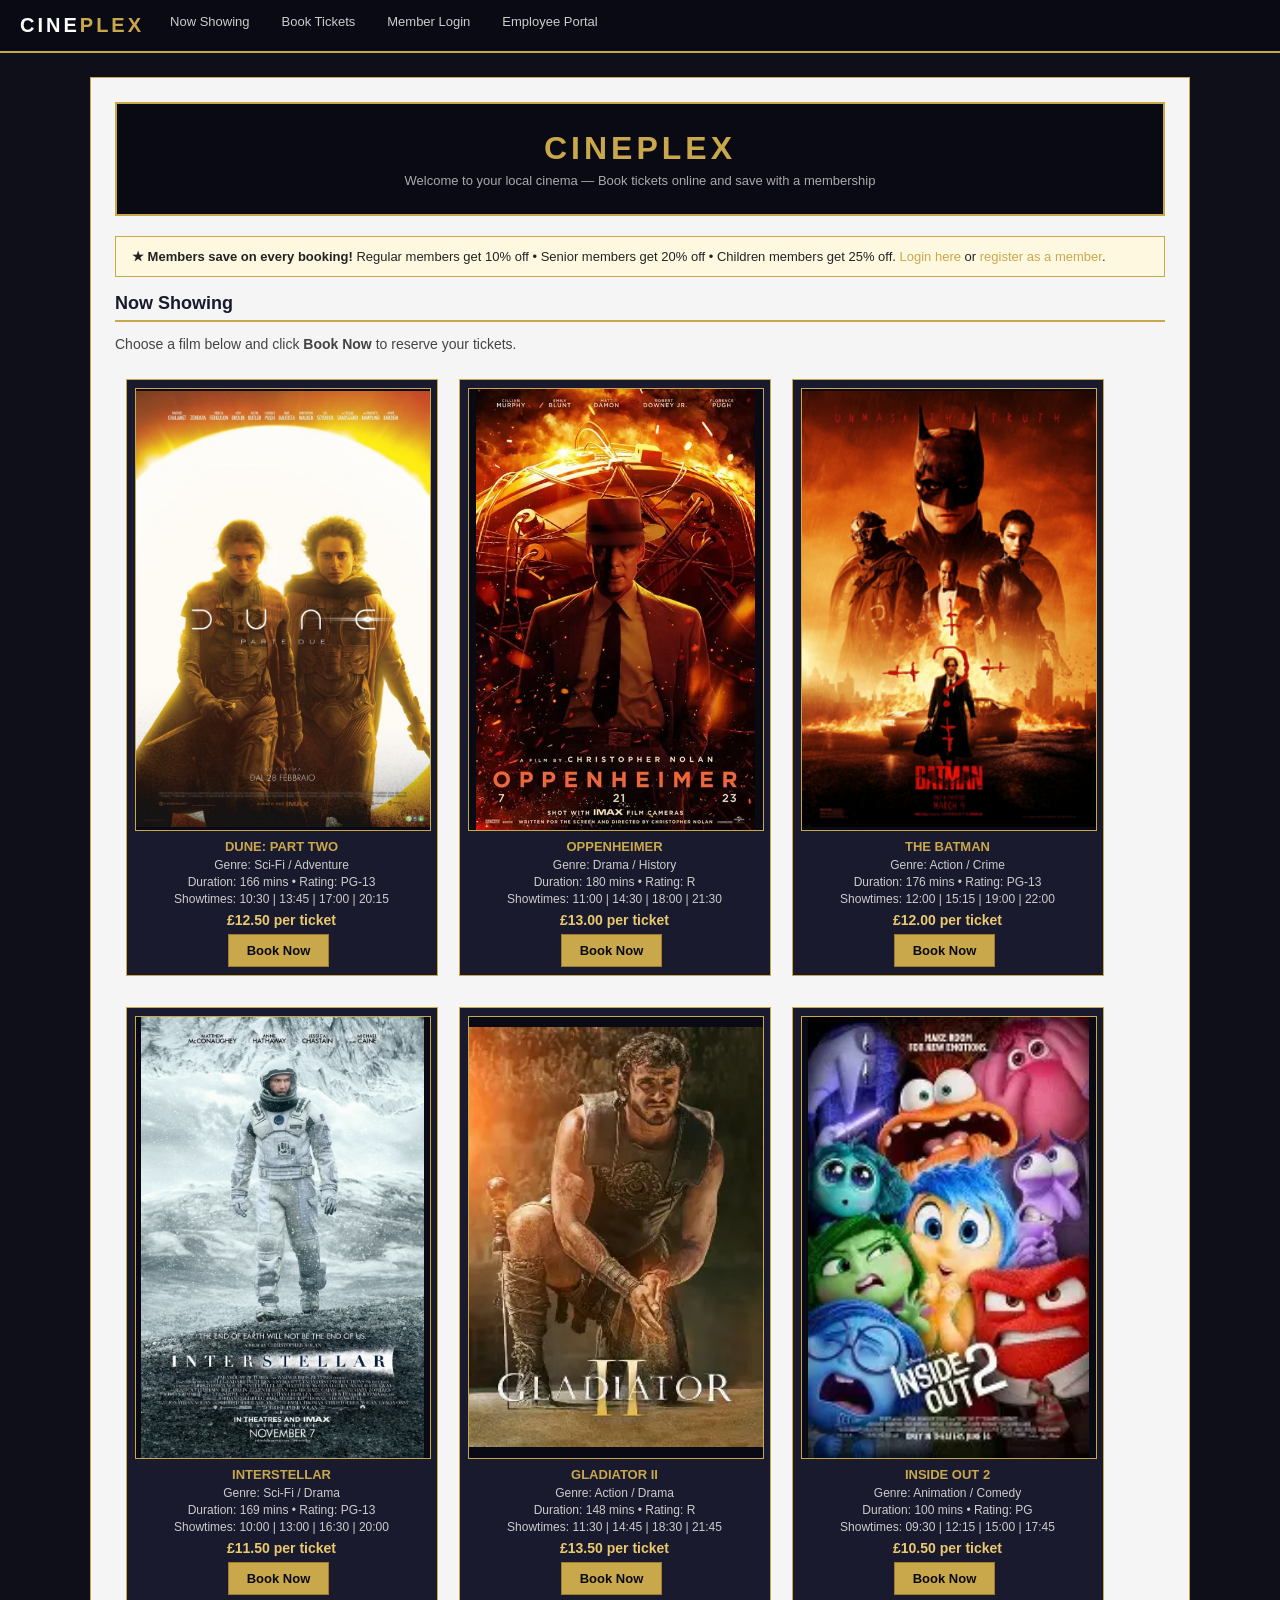
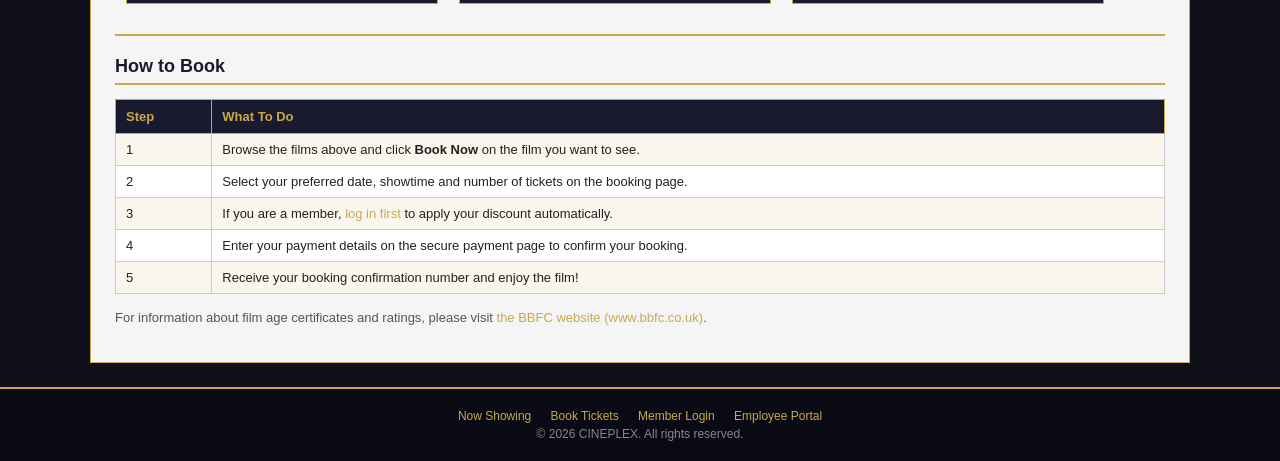
<file: index.html>
<!DOCTYPE html>
<html>
<head>
    <meta charset="UTF-8">
    <title>CINEPLEX - Now Showing</title>
    <link rel="stylesheet" href="style.css">
</head>
<body>

    <!-- Navigation Bar -->
    <div class="navbar">
        <div class="navbar-logo">CINE<span>PLEX</span></div>
        <a href="index.html">Now Showing</a>
        <a href="booking.html">Book Tickets</a>
        <a href="login.html">Member Login</a>
        <a href="employee.html">Employee Portal</a>
        <div class="clearfix"></div>
    </div>

    <!-- Page Wrapper -->
    <div class="page-wrapper">

        <!-- Header Banner -->
        <div class="page-header">
            <h1>CINEPLEX</h1>
            <p>Welcome to your local cinema &mdash; Book tickets online and save with a membership</p>
        </div>

        <!-- Member discount notice -->
        <div class="info-box">
            <strong>&#9733; Members save on every booking!</strong>
            Regular members get 10% off &bull; Senior members get 20% off &bull; Children members get 25% off.
            <a href="login.html">Login here</a> or <a href="login.html">register as a member</a>.
        </div>

        <!-- Now Showing -->
        <h2>Now Showing</h2>
        <p style="color: #444444; margin-bottom: 16px;">Choose a film below and click <strong>Book Now</strong> to reserve your tickets.</p>

        <!-- Row 1 of Movie Cards -->
        <div class="movie-container">

            <div class="movie-card">
                <img src="dune.jpg" alt="Dune Part Two movie poster">
                <h3>DUNE: PART TWO</h3>
                <p>Genre: Sci-Fi / Adventure</p>
                <p>Duration: 166 mins &bull; Rating: PG-13</p>
                <p>Showtimes: 10:30 | 13:45 | 17:00 | 20:15</p>
                <p class="price">&pound;12.50 per ticket</p>
                <a href="booking.html"><input type="button" class="btn-gold" value="Book Now"></a>
            </div>

            <div class="movie-card">
                <img src="oppenheimer.jpg" alt="Oppenheimer movie poster">
                <h3>OPPENHEIMER</h3>
                <p>Genre: Drama / History</p>
                <p>Duration: 180 mins &bull; Rating: R</p>
                <p>Showtimes: 11:00 | 14:30 | 18:00 | 21:30</p>
                <p class="price">&pound;13.00 per ticket</p>
                <a href="booking.html"><input type="button" class="btn-gold" value="Book Now"></a>
            </div>

            <div class="movie-card">
                <img src="batman.jpg" alt="The Batman movie poster">
                <h3>THE BATMAN</h3>
                <p>Genre: Action / Crime</p>
                <p>Duration: 176 mins &bull; Rating: PG-13</p>
                <p>Showtimes: 12:00 | 15:15 | 19:00 | 22:00</p>
                <p class="price">&pound;12.00 per ticket</p>
                <a href="booking.html"><input type="button" class="btn-gold" value="Book Now"></a>
            </div>

        </div>
        <div class="clearfix"></div>

        <!-- Row 2 of Movie Cards -->
        <div class="movie-container">

            <div class="movie-card">
                <img src="interstellar.jpg" alt="Interstellar movie poster">
                <h3>INTERSTELLAR</h3>
                <p>Genre: Sci-Fi / Drama</p>
                <p>Duration: 169 mins &bull; Rating: PG-13</p>
                <p>Showtimes: 10:00 | 13:00 | 16:30 | 20:00</p>
                <p class="price">&pound;11.50 per ticket</p>
                <a href="booking.html"><input type="button" class="btn-gold" value="Book Now"></a>
            </div>

            <div class="movie-card">
                <img src="gladiator.jpg" alt="Gladiator II movie poster">
                <h3>GLADIATOR II</h3>
                <p>Genre: Action / Drama</p>
                <p>Duration: 148 mins &bull; Rating: R</p>
                <p>Showtimes: 11:30 | 14:45 | 18:30 | 21:45</p>
                <p class="price">&pound;13.50 per ticket</p>
                <a href="booking.html"><input type="button" class="btn-gold" value="Book Now"></a>
            </div>

            <div class="movie-card">
                <img src="insideout.jpg" alt="Inside Out 2 movie poster">
                <h3>INSIDE OUT 2</h3>
                <p>Genre: Animation / Comedy</p>
                <p>Duration: 100 mins &bull; Rating: PG</p>
                <p>Showtimes: 09:30 | 12:15 | 15:00 | 17:45</p>
                <p class="price">&pound;10.50 per ticket</p>
                <a href="booking.html"><input type="button" class="btn-gold" value="Book Now"></a>
            </div>

        </div>
        <div class="clearfix"></div>

        <hr class="section-divider">

        <!-- How to Book -->
        <h2>How to Book</h2>

        <table>
            <tr>
                <th>Step</th>
                <th>What To Do</th>
            </tr>
            <tr>
                <td>1</td>
                <td>Browse the films above and click <strong>Book Now</strong> on the film you want to see.</td>
            </tr>
            <tr>
                <td>2</td>
                <td>Select your preferred date, showtime and number of tickets on the booking page.</td>
            </tr>
            <tr>
                <td>3</td>
                <td>If you are a member, <a href="login.html">log in first</a> to apply your discount automatically.</td>
            </tr>
            <tr>
                <td>4</td>
                <td>Enter your payment details on the secure payment page to confirm your booking.</td>
            </tr>
            <tr>
                <td>5</td>
                <td>Receive your booking confirmation number and enjoy the film!</td>
            </tr>
        </table>

        <!-- External link as required by brief -->
        <p style="font-size: 13px; color: #555555;">
            For information about film age certificates and ratings, please visit
            <a href="https://www.bbfc.co.uk" target="_blank">the BBFC website (www.bbfc.co.uk)</a>.
        </p>

    </div>

    <!-- Footer -->
    <div class="footer">
        <p>
            <a href="index.html">Now Showing</a>
            <a href="booking.html">Book Tickets</a>
            <a href="login.html">Member Login</a>
            <a href="employee.html">Employee Portal</a>
        </p>
        <p>&copy; 2026 CINEPLEX. All rights reserved.</p>
    </div>

    <script src="script.js"></script>
</body>
</html>
</file>
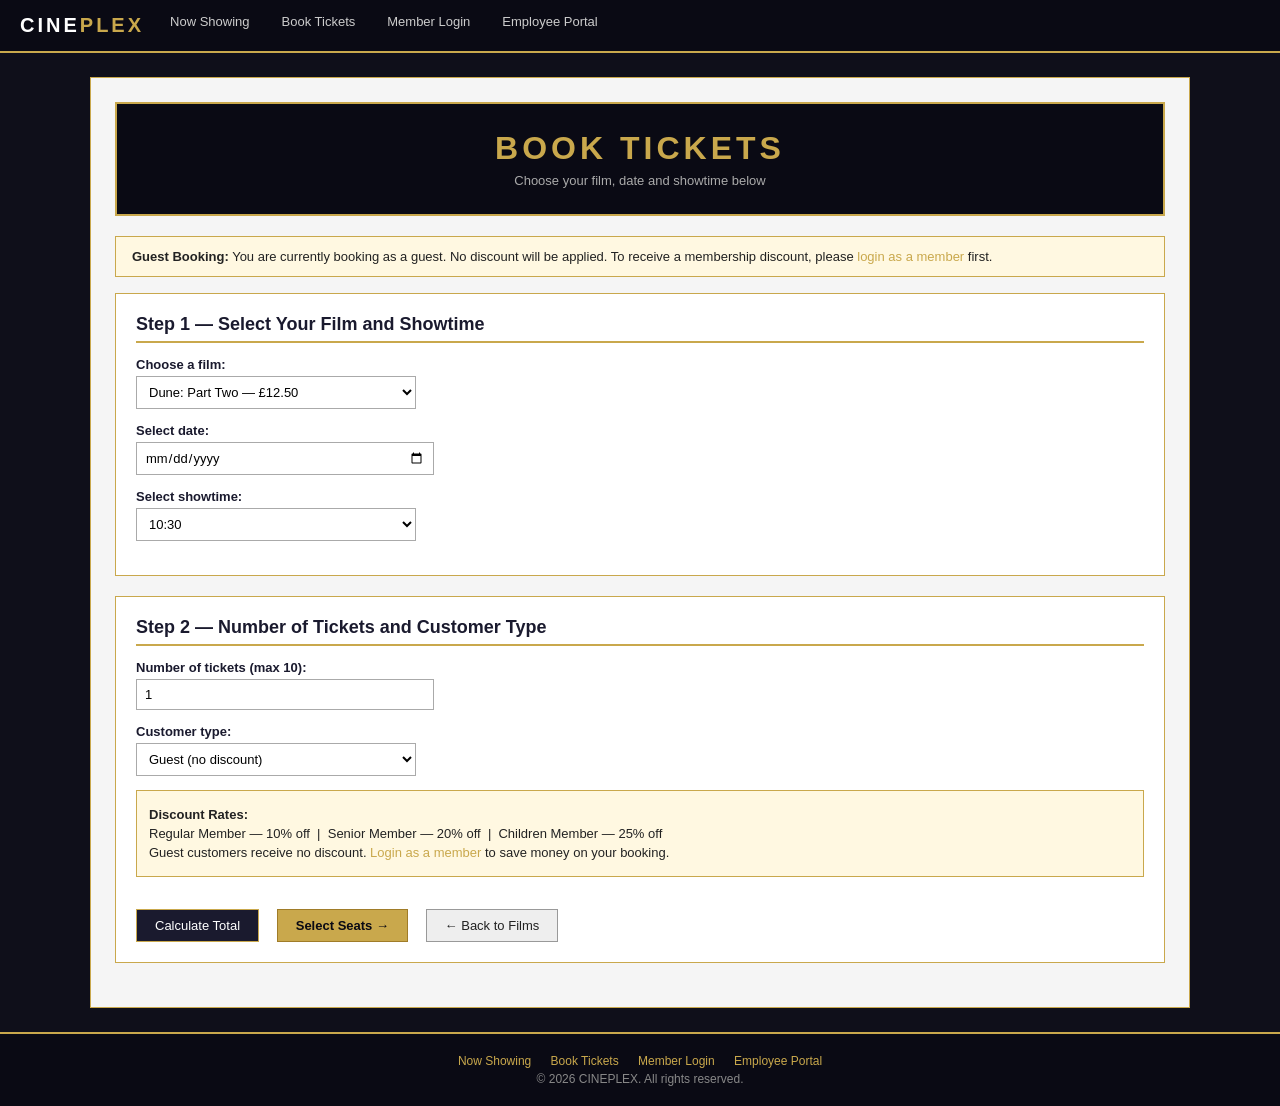
<file: booking.html>
<!DOCTYPE html>
<html>
<head>
    <meta charset="UTF-8">
    <title>CINEPLEX - Book Tickets</title>
    <link rel="stylesheet" href="style.css">
</head>
<body onload="updateShowtimes()">

    <!-- Navigation Bar -->
    <div class="navbar">
        <div class="navbar-logo">CINE<span>PLEX</span></div>
        <a href="index.html">Now Showing</a>
        <a href="booking.html">Book Tickets</a>
        <a href="login.html">Member Login</a>
        <a href="employee.html">Employee Portal</a>
        <div class="clearfix"></div>
    </div>

    <!-- Page Wrapper -->
    <div class="page-wrapper">

        <!-- Header Banner -->
        <div class="page-header">
            <h1>BOOK TICKETS</h1>
            <p>Choose your film, date and showtime below</p>
        </div>

        <!-- Guest notice -->
        <div class="info-box">
            <strong>Guest Booking:</strong> You are currently booking as a guest. No discount will be applied.
            To receive a membership discount, please <a href="login.html">login as a member</a> first.
        </div>

        <!-- Step 1: Film and Showtime -->
        <div class="form-section">
            <h2>Step 1 &mdash; Select Your Film and Showtime</h2>

            <div class="form-group">
                <label for="movieSelect">Choose a film:</label>
                <select id="movieSelect" onchange="updateShowtimes()">
                    <option data-price="12.50">Dune: Part Two &mdash; &pound;12.50</option>
                    <option data-price="13.00">Oppenheimer &mdash; &pound;13.00</option>
                    <option data-price="12.00">The Batman &mdash; &pound;12.00</option>
                    <option data-price="11.50">Interstellar &mdash; &pound;11.50</option>
                    <option data-price="13.50">Gladiator II &mdash; &pound;13.50</option>
                    <option data-price="10.50">Inside Out 2 &mdash; &pound;10.50</option>
                </select>
            </div>

            <div class="form-group">
                <label for="bookingDate">Select date:</label>
                <input type="date" id="bookingDate">
            </div>

            <div class="form-group">
                <label for="showTime">Select showtime:</label>
                <select id="showTime">
                </select>
            </div>

        </div>

        <!-- Step 2: Tickets and Customer Type -->
        <div class="form-section">
            <h2>Step 2 &mdash; Number of Tickets and Customer Type</h2>

            <div class="form-group">
                <label for="numTickets">Number of tickets (max 10):</label>
                <input type="number" id="numTickets" value="1" min="1" max="10">
            </div>

            <div class="form-group">
                <label for="memberType">Customer type:</label>
                <select id="memberType">
                    <option value="guest">Guest (no discount)</option>
                    <option value="regular">Regular Member (10% off)</option>
                    <option value="senior">Senior Member (20% off)</option>
                    <option value="children">Children Member (25% off)</option>
                </select>
            </div>

            <div class="discount-box">
                <p><strong>Discount Rates:</strong></p>
                <p>Regular Member &mdash; 10% off &nbsp;|&nbsp; Senior Member &mdash; 20% off &nbsp;|&nbsp; Children Member &mdash; 25% off</p>
                <p>Guest customers receive no discount. <a href="login.html">Login as a member</a> to save money on your booking.</p>
            </div>

            <!-- Error box - hidden by default, shown by JS -->
            <div class="error-box" id="errorBox"></div>

            <!-- Result box - hidden by default, shown by JS after calculate -->
            <div class="result-box" id="resultBox"></div>

            <br>
            <input type="button" class="btn-dark" value="Calculate Total" onclick="calculateTotal()">
            &nbsp;
            <input type="button" class="btn-gold" value="Select Seats →" onclick="goToSeatSelection()">
            &nbsp;
            <a href="index.html"><input type="button" class="btn" value="&larr; Back to Films"></a>

        </div>

    </div>

    <!-- Footer -->
    <div class="footer">
        <p>
            <a href="index.html">Now Showing</a>
            <a href="booking.html">Book Tickets</a>
            <a href="login.html">Member Login</a>
            <a href="employee.html">Employee Portal</a>
        </p>
        <p>&copy; 2026 CINEPLEX. All rights reserved.</p>
    </div>

    <script src="script.js"></script>
</body>
</html>
</file>
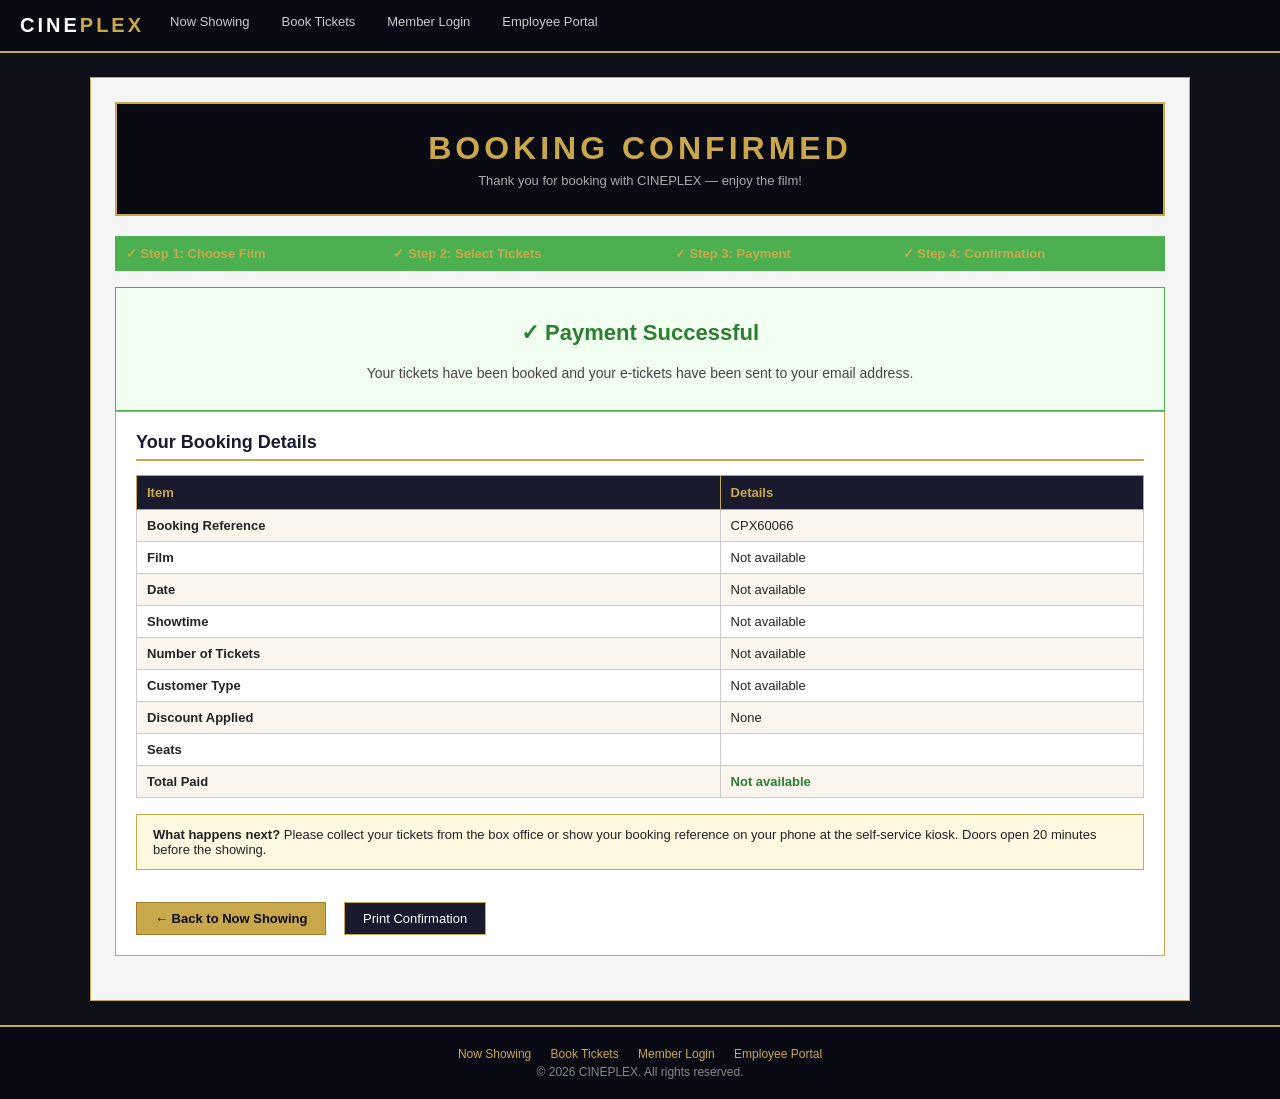
<file: confirmation.html>
<!DOCTYPE html>
<html>
<head>
    <meta charset="UTF-8">
    <title>CINEPLEX - Booking Confirmed</title>
    <link rel="stylesheet" href="style.css">
</head>
<body>

    <!-- Navigation Bar -->
    <div class="navbar">
        <div class="navbar-logo">CINE<span>PLEX</span></div>
        <a href="index.html">Now Showing</a>
        <a href="booking.html">Book Tickets</a>
        <a href="login.html">Member Login</a>
        <a href="employee.html">Employee Portal</a>
        <div class="clearfix"></div>
    </div>

    <!-- Page Wrapper -->
    <div class="page-wrapper">

        <!-- Header Banner -->
        <div class="page-header">
            <h1>BOOKING CONFIRMED</h1>
            <p>Thank you for booking with CINEPLEX &mdash; enjoy the film!</p>
        </div>

        <!-- Booking progress steps -->
        <table>
            <tr>
                <th style="background-color: #4caf50; border-color: #4caf50;">&#10003; Step 1: Choose Film</th>
                <th style="background-color: #4caf50; border-color: #4caf50;">&#10003; Step 2: Select Tickets</th>
                <th style="background-color: #4caf50; border-color: #4caf50;">&#10003; Step 3: Payment</th>
                <th style="background-color: #4caf50; border-color: #4caf50;">&#10003; Step 4: Confirmation</th>
            </tr>
        </table>

        <!-- Success message -->
        <div class="result-box" style="display: block; text-align: center; padding: 24px;">
            <p style="font-size: 22px; color: #2e7d32; font-weight: bold; margin: 0 0 6px 0;">&#10003; Payment Successful</p>
            <p style="font-size: 14px; color: #444444; margin: 0;">Your tickets have been booked and your e-tickets have been sent to your email address.</p>
        </div>

        <!-- Booking details -->
        <div class="form-section">
            <h2>Your Booking Details</h2>

            <table>
                <tr>
                    <th>Item</th>
                    <th>Details</th>
                </tr>
                <tr>
                    <td><strong>Booking Reference</strong></td>
                    <td id="bookingRef">&mdash;</td>
                </tr>
                <tr>
                    <td><strong>Film</strong></td>
                    <td id="confFilm">&mdash;</td>
                </tr>
                <tr>
                    <td><strong>Date</strong></td>
                    <td id="confDate">&mdash;</td>
                </tr>
                <tr>
                    <td><strong>Showtime</strong></td>
                    <td id="confTime">&mdash;</td>
                </tr>
                <tr>
                    <td><strong>Number of Tickets</strong></td>
                    <td id="confTickets">&mdash;</td>
                </tr>
                <tr>
                    <td><strong>Customer Type</strong></td>
                    <td id="confMember">&mdash;</td>
                </tr>
                <tr>
                    <td><strong>Discount Applied</strong></td>
                    <td id="confDiscount">&mdash;</td>
                </tr>
                <tr>
                    <td><strong id="seatLabel">Seats</strong></td>
                    <td id="confSeats">&mdash;</td>
                </tr>
                <tr>
                    <td><strong>Total Paid</strong></td>
                    <td id="confTotal" style="font-weight: bold; color: #2e7d32;">&mdash;</td>
                </tr>
            </table>

            <div class="info-box">
                <strong>What happens next?</strong> Please collect your tickets from the box office or show your booking reference on your phone at the self-service kiosk. Doors open 20 minutes before the showing.
            </div>

            <br>
            <a href="index.html"><input type="button" class="btn-gold" value="&#8592; Back to Now Showing"></a>
            &nbsp;
            <input type="button" class="btn-dark" value="Print Confirmation" onclick="window.print()">

        </div>

    </div>

    <!-- Footer -->
    <div class="footer">
        <p>
            <a href="index.html">Now Showing</a>
            <a href="booking.html">Book Tickets</a>
            <a href="login.html">Member Login</a>
            <a href="employee.html">Employee Portal</a>
        </p>
        <p>&copy; 2026 CINEPLEX. All rights reserved.</p>
    </div>

    <script>
        /* Load booking details saved by the payment page */
        var booking = JSON.parse(sessionStorage.getItem("cineplexBooking") || "{}");

        document.getElementById("bookingRef").textContent    = booking.ref      || "CPX" + Math.floor(Math.random() * 90000 + 10000);
        document.getElementById("confFilm").textContent      = booking.film     || "Not available";
        document.getElementById("confDate").textContent      = booking.date     || "Not available";
        document.getElementById("confTime").textContent      = booking.time     || "Not available";
        document.getElementById("confTickets").textContent   = booking.tickets  || "Not available";
        document.getElementById("confMember").textContent    = booking.member   || "Not available";
        document.getElementById("confDiscount").textContent  = booking.discount || "None";
        document.getElementById("confTotal").textContent     = booking.total    || "Not available";
        document.getElementById("confSeats").textContent     =(booking.seats || []).join(", ");
        // Change label to "Seat" if only one seat was booked
        var seatCount = (booking.seats || []).length
        document.getElementById("seatLabel").textContent = seatCount === 1 ? "Seat" : "Seats";


    </script>

</body>
</html>
</file>
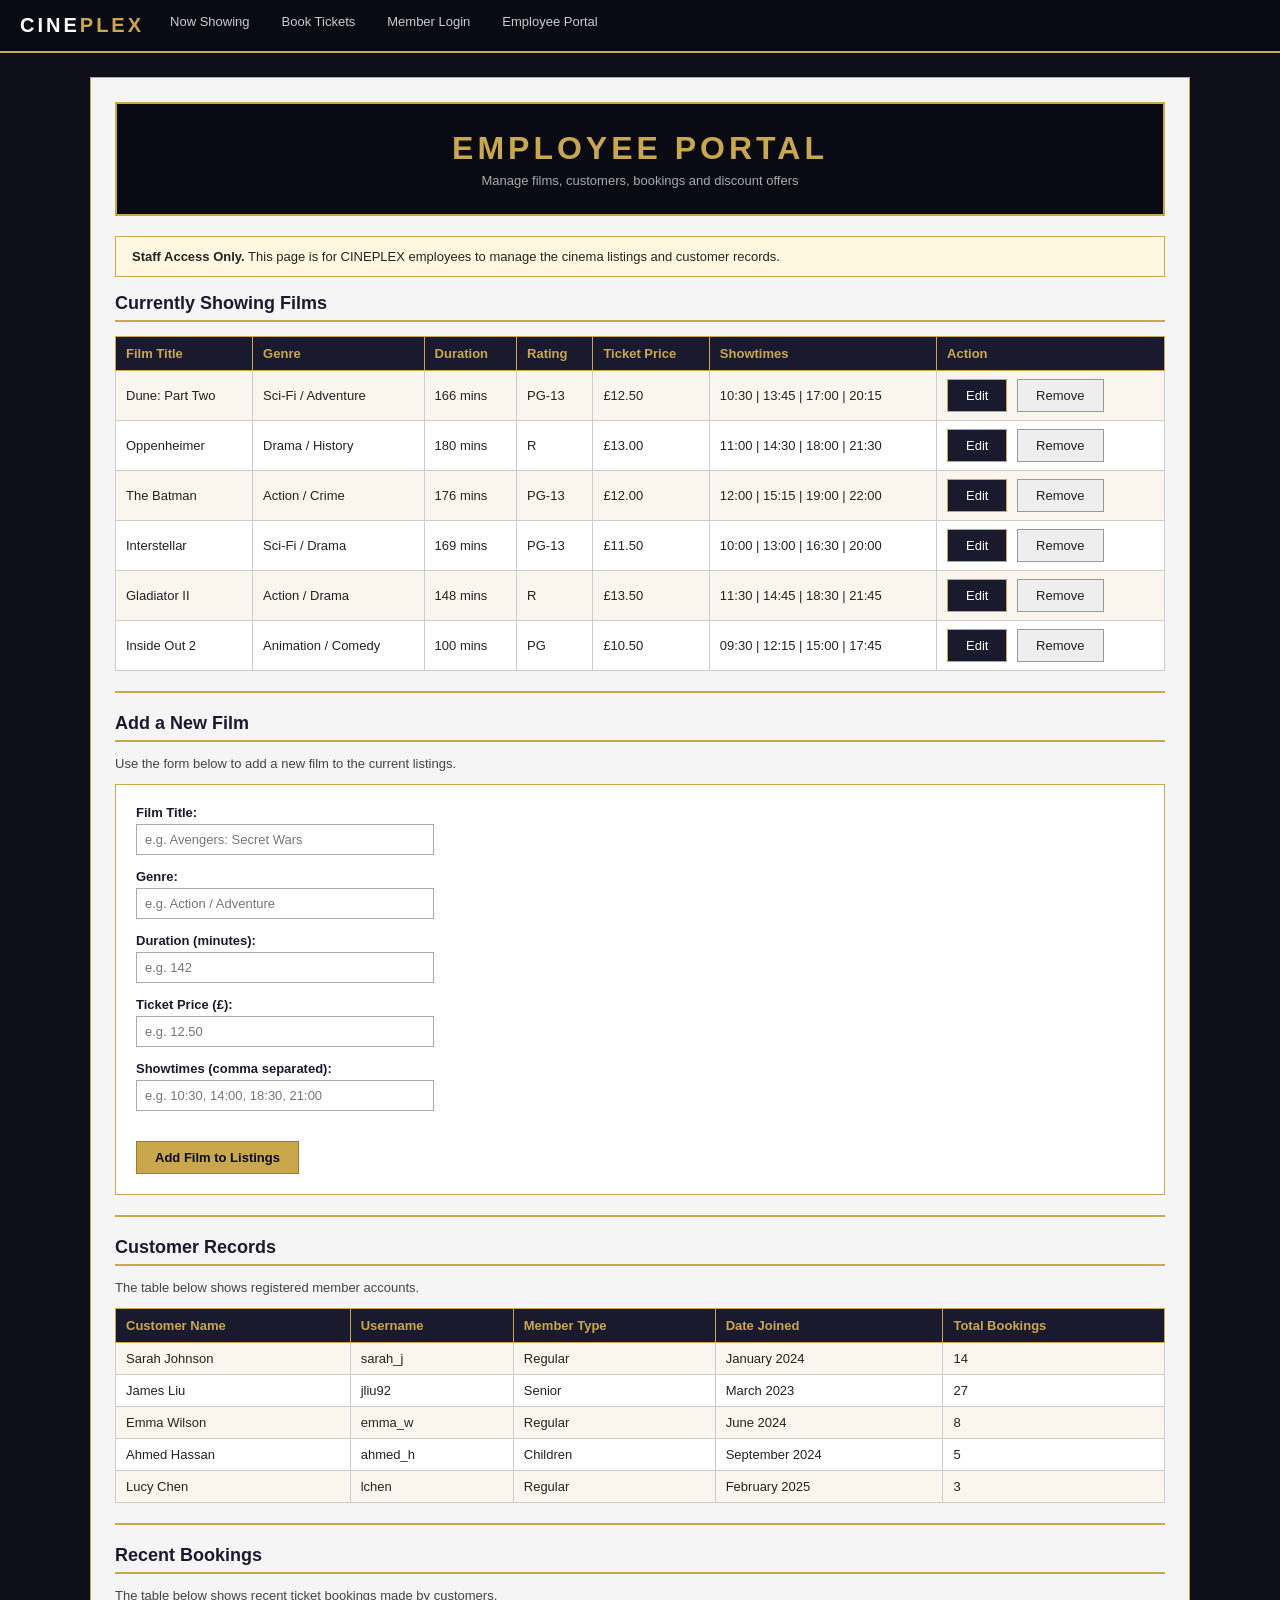
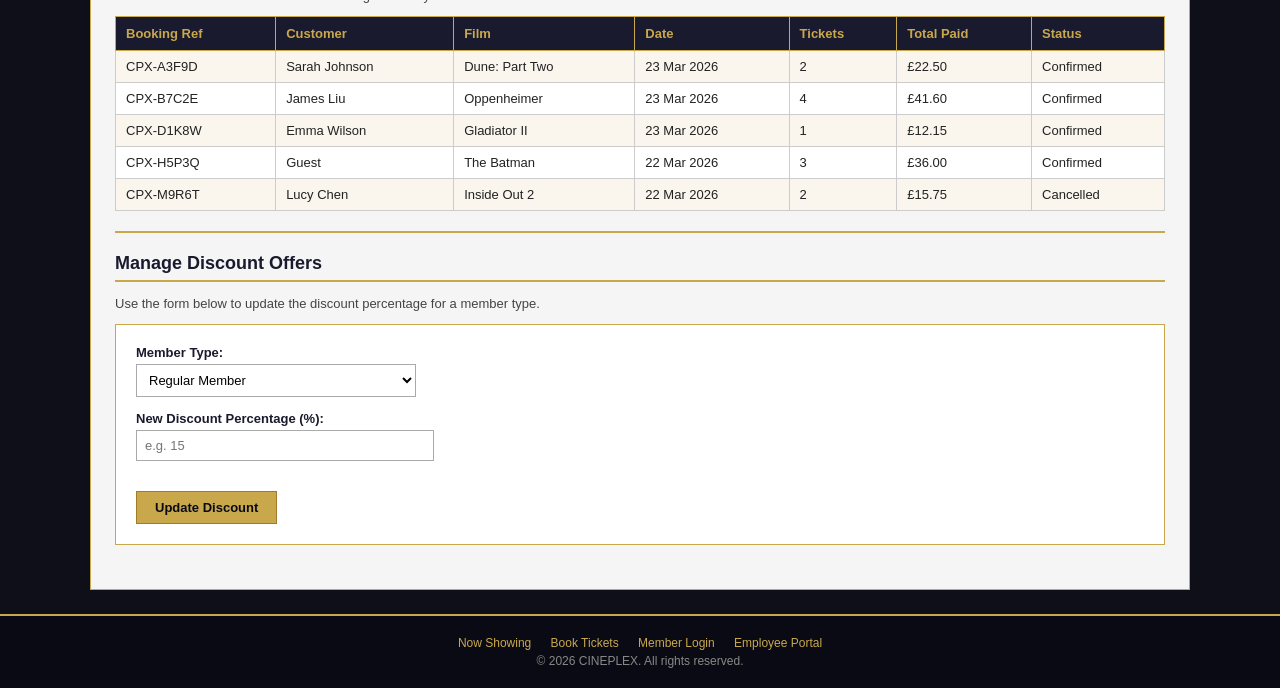
<file: employee.html>
<!DOCTYPE html>
<html>
<head>
    <meta charset="UTF-8">
    <title>CINEPLEX - Employee Portal</title>
    <link rel="stylesheet" href="style.css">
</head>
<body>

    <!-- Navigation Bar -->
    <div class="navbar">
        <div class="navbar-logo">CINE<span>PLEX</span></div>
        <a href="index.html">Now Showing</a>
        <a href="booking.html">Book Tickets</a>
        <a href="login.html">Member Login</a>
        <a href="employee.html">Employee Portal</a>
        <div class="clearfix"></div>
    </div>

    <!-- Page Wrapper -->
    <div class="page-wrapper">

        <!-- Header Banner -->
        <div class="page-header">
            <h1>EMPLOYEE PORTAL</h1>
            <p>Manage films, customers, bookings and discount offers</p>
        </div>

        <div class="info-box">
            <strong>Staff Access Only.</strong>
            This page is for CINEPLEX employees to manage the cinema listings and customer records.
        </div>

        <!-- ============================================
             SECTION 1: Currently Showing Films
             ============================================ -->
        <h2>Currently Showing Films</h2>

        <table>
            <tr>
                <th>Film Title</th>
                <th>Genre</th>
                <th>Duration</th>
                <th>Rating</th>
                <th>Ticket Price</th>
                <th>Showtimes</th>
                <th>Action</th>
            </tr>
            <tr>
                <td>Dune: Part Two</td>
                <td>Sci-Fi / Adventure</td>
                <td>166 mins</td>
                <td>PG-13</td>
                <td>&pound;12.50</td>
                <td>10:30 | 13:45 | 17:00 | 20:15</td>
                <td>
                    <input type="button" class="btn-dark" value="Edit" onclick="alert('Edit film: Dune: Part Two\nThis would open an edit form in a full system.')">
                    <input type="button" class="btn" value="Remove" onclick="removeFilm('Dune: Part Two')">
                </td>
            </tr>
            <tr>
                <td>Oppenheimer</td>
                <td>Drama / History</td>
                <td>180 mins</td>
                <td>R</td>
                <td>&pound;13.00</td>
                <td>11:00 | 14:30 | 18:00 | 21:30</td>
                <td>
                    <input type="button" class="btn-dark" value="Edit" onclick="alert('Edit film: Oppenheimer\nThis would open an edit form in a full system.')">
                    <input type="button" class="btn" value="Remove" onclick="removeFilm('Oppenheimer')">
                </td>
            </tr>
            <tr>
                <td>The Batman</td>
                <td>Action / Crime</td>
                <td>176 mins</td>
                <td>PG-13</td>
                <td>&pound;12.00</td>
                <td>12:00 | 15:15 | 19:00 | 22:00</td>
                <td>
                    <input type="button" class="btn-dark" value="Edit" onclick="alert('Edit film: The Batman\nThis would open an edit form in a full system.')">
                    <input type="button" class="btn" value="Remove" onclick="removeFilm('The Batman')">
                </td>
            </tr>
            <tr>
                <td>Interstellar</td>
                <td>Sci-Fi / Drama</td>
                <td>169 mins</td>
                <td>PG-13</td>
                <td>&pound;11.50</td>
                <td>10:00 | 13:00 | 16:30 | 20:00</td>
                <td>
                    <input type="button" class="btn-dark" value="Edit" onclick="alert('Edit film: Interstellar\nThis would open an edit form in a full system.')">
                    <input type="button" class="btn" value="Remove" onclick="removeFilm('Interstellar')">
                </td>
            </tr>
            <tr>
                <td>Gladiator II</td>
                <td>Action / Drama</td>
                <td>148 mins</td>
                <td>R</td>
                <td>&pound;13.50</td>
                <td>11:30 | 14:45 | 18:30 | 21:45</td>
                <td>
                    <input type="button" class="btn-dark" value="Edit" onclick="alert('Edit film: Gladiator II\nThis would open an edit form in a full system.')">
                    <input type="button" class="btn" value="Remove" onclick="removeFilm('Gladiator II')">
                </td>
            </tr>
            <tr>
                <td>Inside Out 2</td>
                <td>Animation / Comedy</td>
                <td>100 mins</td>
                <td>PG</td>
                <td>&pound;10.50</td>
                <td>09:30 | 12:15 | 15:00 | 17:45</td>
                <td>
                    <input type="button" class="btn-dark" value="Edit" onclick="alert('Edit film: Inside Out 2\nThis would open an edit form in a full system.')">
                    <input type="button" class="btn" value="Remove" onclick="removeFilm('Inside Out 2')">
                </td>
            </tr>
        </table>

        <hr class="section-divider">

        <!-- ============================================
             SECTION 2: Add a New Film
             ============================================ -->
        <h2>Add a New Film</h2>
        <p style="font-size: 13px; color: #444444;">Use the form below to add a new film to the current listings.</p>

        <div class="form-section">

            <div class="form-group">
                <label for="filmTitle">Film Title:</label>
                <input type="text" id="filmTitle" placeholder="e.g. Avengers: Secret Wars">
            </div>

            <div class="form-group">
                <label for="filmGenre">Genre:</label>
                <input type="text" id="filmGenre" placeholder="e.g. Action / Adventure">
            </div>

            <div class="form-group">
                <label for="filmDuration">Duration (minutes):</label>
                <input type="number" id="filmDuration" placeholder="e.g. 142" min="1">
            </div>

            <div class="form-group">
                <label for="filmPrice">Ticket Price (&pound;):</label>
                <input type="number" id="filmPrice" placeholder="e.g. 12.50" step="0.50" min="0">
            </div>

            <div class="form-group">
                <label for="filmTimes">Showtimes (comma separated):</label>
                <input type="text" id="filmTimes" placeholder="e.g. 10:30, 14:00, 18:30, 21:00">
            </div>

            <!-- Error box shown by JS if validation fails -->
            <div class="error-box" id="addFilmError"></div>

            <br>
            <input type="button" class="btn-gold" value="Add Film to Listings" onclick="addFilm()">

        </div>

        <hr class="section-divider">

        <!-- ============================================
             SECTION 3: Customer Records
             ============================================ -->
        <h2>Customer Records</h2>
        <p style="font-size: 13px; color: #444444;">The table below shows registered member accounts.</p>

        <table>
            <tr>
                <th>Customer Name</th>
                <th>Username</th>
                <th>Member Type</th>
                <th>Date Joined</th>
                <th>Total Bookings</th>
            </tr>
            <tr>
                <td>Sarah Johnson</td>
                <td>sarah_j</td>
                <td>Regular</td>
                <td>January 2024</td>
                <td>14</td>
            </tr>
            <tr>
                <td>James Liu</td>
                <td>jliu92</td>
                <td>Senior</td>
                <td>March 2023</td>
                <td>27</td>
            </tr>
            <tr>
                <td>Emma Wilson</td>
                <td>emma_w</td>
                <td>Regular</td>
                <td>June 2024</td>
                <td>8</td>
            </tr>
            <tr>
                <td>Ahmed Hassan</td>
                <td>ahmed_h</td>
                <td>Children</td>
                <td>September 2024</td>
                <td>5</td>
            </tr>
            <tr>
                <td>Lucy Chen</td>
                <td>lchen</td>
                <td>Regular</td>
                <td>February 2025</td>
                <td>3</td>
            </tr>
        </table>

        <hr class="section-divider">

        <!-- ============================================
             SECTION 4: Recent Bookings
             ============================================ -->
        <h2>Recent Bookings</h2>
        <p style="font-size: 13px; color: #444444;">The table below shows recent ticket bookings made by customers.</p>

        <table>
            <tr>
                <th>Booking Ref</th>
                <th>Customer</th>
                <th>Film</th>
                <th>Date</th>
                <th>Tickets</th>
                <th>Total Paid</th>
                <th>Status</th>
            </tr>
            <tr>
                <td>CPX-A3F9D</td>
                <td>Sarah Johnson</td>
                <td>Dune: Part Two</td>
                <td>23 Mar 2026</td>
                <td>2</td>
                <td>&pound;22.50</td>
                <td>Confirmed</td>
            </tr>
            <tr>
                <td>CPX-B7C2E</td>
                <td>James Liu</td>
                <td>Oppenheimer</td>
                <td>23 Mar 2026</td>
                <td>4</td>
                <td>&pound;41.60</td>
                <td>Confirmed</td>
            </tr>
            <tr>
                <td>CPX-D1K8W</td>
                <td>Emma Wilson</td>
                <td>Gladiator II</td>
                <td>23 Mar 2026</td>
                <td>1</td>
                <td>&pound;12.15</td>
                <td>Confirmed</td>
            </tr>
            <tr>
                <td>CPX-H5P3Q</td>
                <td>Guest</td>
                <td>The Batman</td>
                <td>22 Mar 2026</td>
                <td>3</td>
                <td>&pound;36.00</td>
                <td>Confirmed</td>
            </tr>
            <tr>
                <td>CPX-M9R6T</td>
                <td>Lucy Chen</td>
                <td>Inside Out 2</td>
                <td>22 Mar 2026</td>
                <td>2</td>
                <td>&pound;15.75</td>
                <td>Cancelled</td>
            </tr>
        </table>

        <hr class="section-divider">

        <!-- ============================================
             SECTION 5: Manage Discounts
             ============================================ -->
        <h2>Manage Discount Offers</h2>
        <p style="font-size: 13px; color: #444444;">Use the form below to update the discount percentage for a member type.</p>

        <div class="form-section">

            <div class="form-group">
                <label for="discMemberType">Member Type:</label>
                <select id="discMemberType">
                    <option value="Regular Member">Regular Member</option>
                    <option value="Senior Member">Senior Member</option>
                    <option value="Children Member">Children Member</option>
                </select>
            </div>

            <div class="form-group">
                <label for="discPercent">New Discount Percentage (%):</label>
                <input type="number" id="discPercent" placeholder="e.g. 15" min="0" max="100">
            </div>

            <!-- Error box shown by JS if validation fails -->
            <div class="error-box" id="discError"></div>

            <br>
            <input type="button" class="btn-gold" value="Update Discount" onclick="updateDiscount()">

        </div>

    </div>

    <!-- Footer -->
    <div class="footer">
        <p>
            <a href="index.html">Now Showing</a>
            <a href="booking.html">Book Tickets</a>
            <a href="login.html">Member Login</a>
            <a href="employee.html">Employee Portal</a>
        </p>
        <p>&copy; 2026 CINEPLEX. All rights reserved.</p>
    </div>

    <script src="script.js"></script>
</body>
</html>
</file>
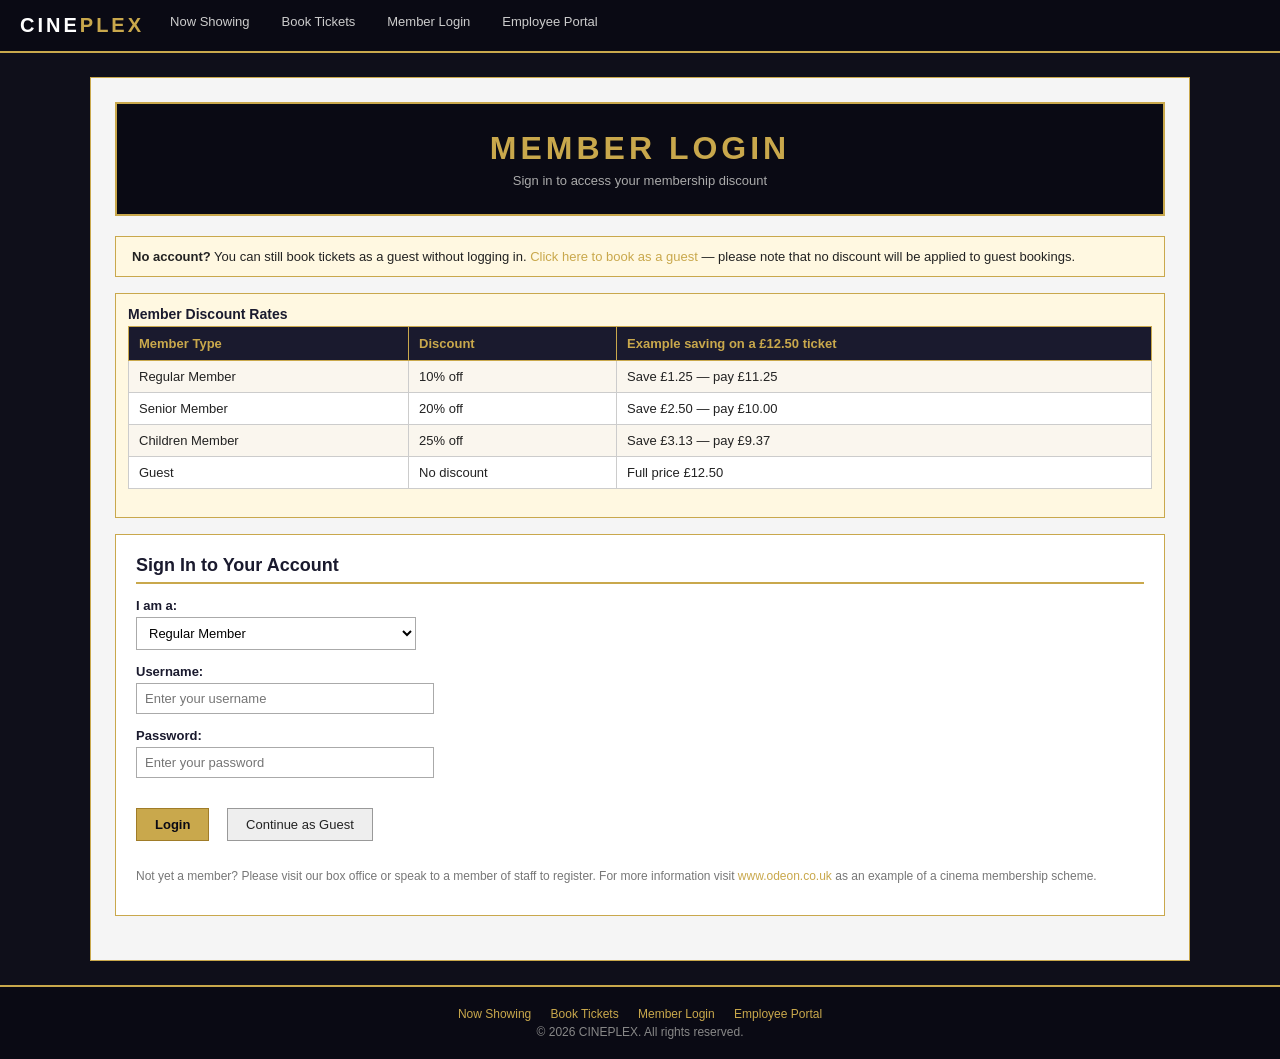
<file: login.html>
<!DOCTYPE html>
<html>
<head>
    <meta charset="UTF-8">
    <title>CINEPLEX - Member Login</title>
    <link rel="stylesheet" href="style.css">
</head>
<body>

    <!-- Navigation Bar -->
    <div class="navbar">
        <div class="navbar-logo">CINE<span>PLEX</span></div>
        <a href="index.html">Now Showing</a>
        <a href="booking.html">Book Tickets</a>
        <a href="login.html">Member Login</a>
        <a href="employee.html">Employee Portal</a>
        <div class="clearfix"></div>
    </div>

    <!-- Page Wrapper -->
    <div class="page-wrapper">

        <!-- Header Banner -->
        <div class="page-header">
            <h1>MEMBER LOGIN</h1>
            <p>Sign in to access your membership discount</p>
        </div>

        <!-- Guest notice -->
        <div class="info-box">
            <strong>No account?</strong> You can still book tickets as a guest without logging in.
            <a href="booking.html">Click here to book as a guest</a> &mdash; please note that no discount will be applied to guest bookings.
        </div>

        <!-- Discount rates table -->
        <div class="discount-box">
            <h3 style="color: #1a1a2e; margin-top: 0;">Member Discount Rates</h3>
            <table>
                <tr>
                    <th>Member Type</th>
                    <th>Discount</th>
                    <th>Example saving on a &pound;12.50 ticket</th>
                </tr>
                <tr>
                    <td>Regular Member</td>
                    <td>10% off</td>
                    <td>Save &pound;1.25 &mdash; pay &pound;11.25</td>
                </tr>
                <tr>
                    <td>Senior Member</td>
                    <td>20% off</td>
                    <td>Save &pound;2.50 &mdash; pay &pound;10.00</td>
                </tr>
                <tr>
                    <td>Children Member</td>
                    <td>25% off</td>
                    <td>Save &pound;3.13 &mdash; pay &pound;9.37</td>
                </tr>
                <tr>
                    <td>Guest</td>
                    <td>No discount</td>
                    <td>Full price &pound;12.50</td>
                </tr>
            </table>
        </div>

        <!-- Login Form -->
        <div class="form-section">
            <h2>Sign In to Your Account</h2>

            <div class="form-group">
                <label for="memberType">I am a:</label>
                <select id="memberType">
                    <option value="regular">Regular Member</option>
                    <option value="senior">Senior Member</option>
                    <option value="children">Children Member</option>
                </select>
            </div>

            <div class="form-group">
                <label for="username">Username:</label>
                <input type="text" id="username" placeholder="Enter your username">
            </div>

            <div class="form-group">
                <label for="password">Password:</label>
                <input type="password" id="password" placeholder="Enter your password">
            </div>

            <!-- Error box shown by JavaScript when login fails -->
            <div class="error-box" id="loginError"></div>

            <br>
            <input type="button" class="btn-gold" value="Login" onclick="validateLogin()">
            &nbsp;
            <a href="booking.html"><input type="button" class="btn" value="Continue as Guest"></a>

            <br><br>
            <p style="font-size: 12px; color: #777777;">
                Not yet a member? Please visit our box office or speak to a member of staff to register.
                For more information visit <a href="https://www.odeon.co.uk" target="_blank">www.odeon.co.uk</a> as an example of a cinema membership scheme.
            </p>

        </div>

    </div>

    <!-- Footer -->
    <div class="footer">
        <p>
            <a href="index.html">Now Showing</a>
            <a href="booking.html">Book Tickets</a>
            <a href="login.html">Member Login</a>
            <a href="employee.html">Employee Portal</a>
        </p>
        <p>&copy; 2026 CINEPLEX. All rights reserved.</p>
    </div>

    <script src="script.js"></script>
</body>
</html>
</file>
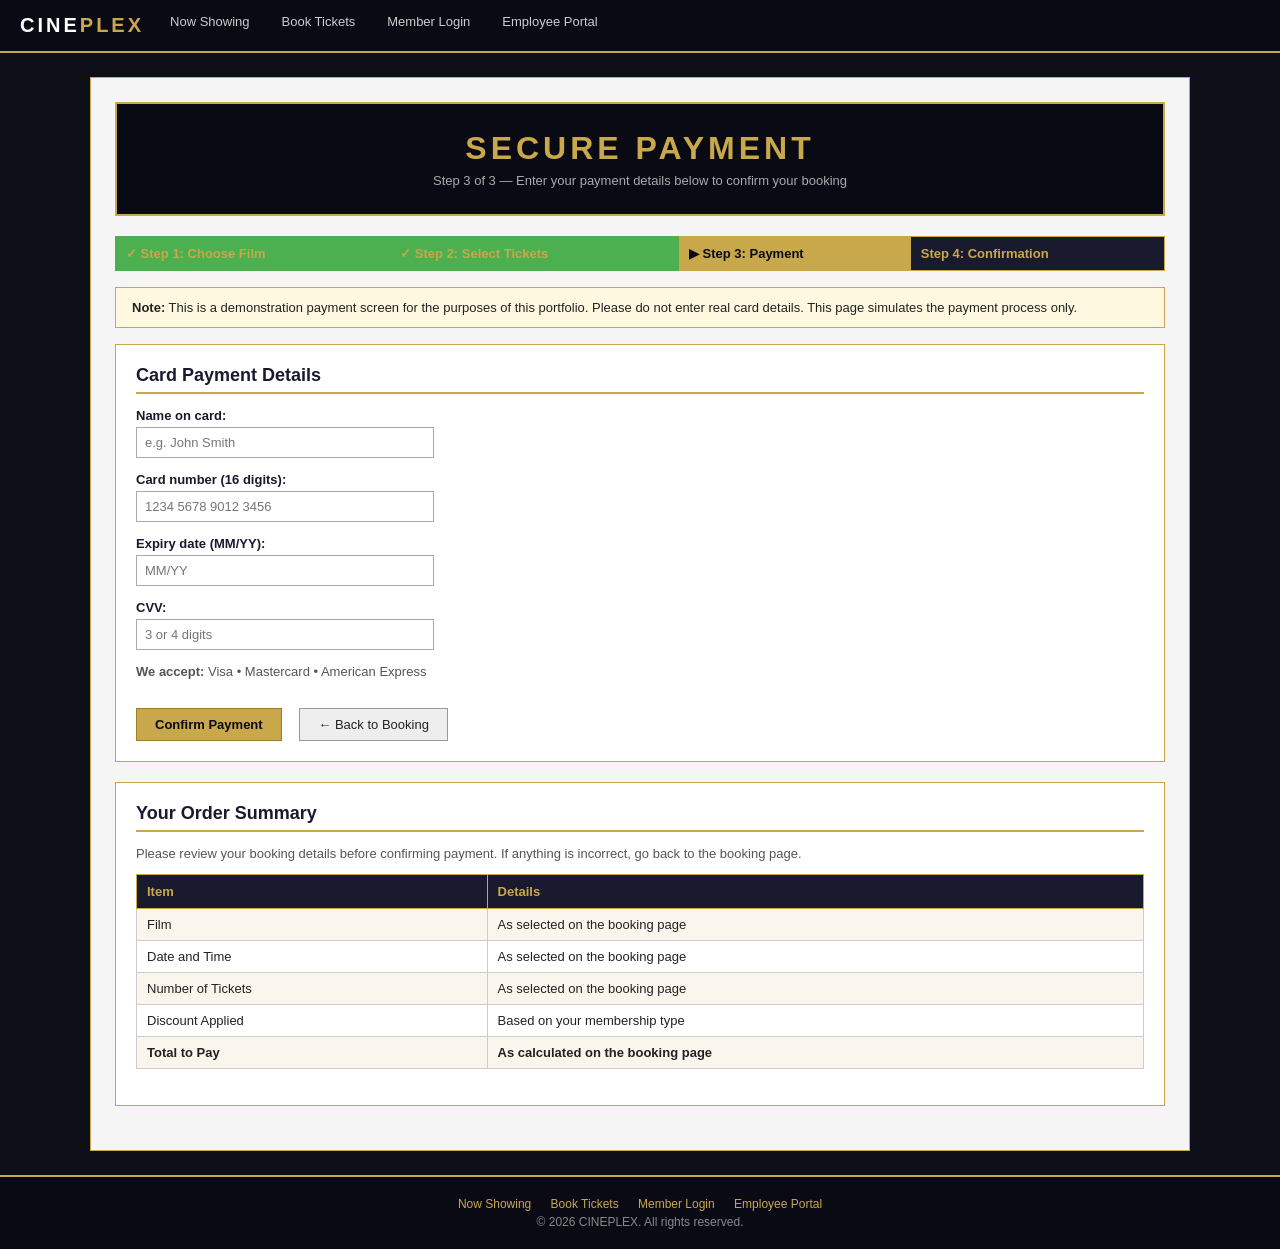
<file: payment.html>
<!DOCTYPE html>
<html>
<head>
    <meta charset="UTF-8">
    <title>CINEPLEX - Payment</title>
    <link rel="stylesheet" href="style.css">
</head>
<body>

    <!-- Navigation Bar -->
    <div class="navbar">
        <div class="navbar-logo">CINE<span>PLEX</span></div>
        <a href="index.html">Now Showing</a>
        <a href="booking.html">Book Tickets</a>
        <a href="login.html">Member Login</a>
        <a href="employee.html">Employee Portal</a>
        <div class="clearfix"></div>
    </div>

    <!-- Page Wrapper -->
    <div class="page-wrapper">

        <!-- Header Banner -->
        <div class="page-header">
            <h1>SECURE PAYMENT</h1>
            <p>Step 3 of 3 &mdash; Enter your payment details below to confirm your booking</p>
        </div>

        <!-- Booking progress steps -->
        <table>
            <tr>
                <th style="background-color: #4caf50; border-color: #4caf50;">&#10003; Step 1: Choose Film</th>
                <th style="background-color: #4caf50; border-color: #4caf50;">&#10003; Step 2: Select Tickets</th>
                <th style="background-color: #c9a84c; color: #0a0a14; border-color: #c9a84c;">&#9654; Step 3: Payment</th>
                <th>Step 4: Confirmation</th>
            </tr>
        </table>

        <!-- Demo notice -->
        <div class="info-box">
            <strong>Note:</strong> This is a demonstration payment screen for the purposes of this portfolio.
            Please do not enter real card details. This page simulates the payment process only.
        </div>

        <!-- Payment Form -->
        <div class="form-section">
            <h2>Card Payment Details</h2>

            <div class="form-group">
                <label for="cardName">Name on card:</label>
                <input type="text" id="cardName" placeholder="e.g. John Smith">
            </div>

            <div class="form-group">
                <label for="cardNumber">Card number (16 digits):</label>
                <input type="text" id="cardNumber" placeholder="1234 5678 9012 3456" maxlength="16">
            </div>

            <div class="form-group">
                <label for="expiry">Expiry date (MM/YY):</label>
                <input type="text" id="expiry" placeholder="MM/YY" maxlength="5">
            </div>

            <div class="form-group">
                <label for="cvv">CVV:</label>
                <input type="password" id="cvv" placeholder="3 or 4 digits" maxlength="4">
            </div>

            <p style="font-size: 13px; color: #555555;">
                <strong>We accept:</strong> Visa &bull; Mastercard &bull; American Express
            </p>

            <!-- Error box shown by JS if validation fails -->
            <div class="error-box" id="payError"></div>

            <br>
            <input type="button" class="btn-gold" value="Confirm Payment" onclick="confirmPayment()">
            &nbsp;
            <a href="booking.html"><input type="button" class="btn" value="&larr; Back to Booking"></a>

        </div>

        <!-- Order summary reminder -->
        <div class="form-section">
            <h2>Your Order Summary</h2>
            <p style="font-size: 13px; color: #555555;">Please review your booking details before confirming payment. If anything is incorrect, go back to the booking page.</p>

            <table>
                <tr>
                    <th>Item</th>
                    <th>Details</th>
                </tr>
                <tr>
                    <td>Film</td>
                    <td>As selected on the booking page</td>
                </tr>
                <tr>
                    <td>Date and Time</td>
                    <td>As selected on the booking page</td>
                </tr>
                <tr>
                    <td>Number of Tickets</td>
                    <td>As selected on the booking page</td>
                </tr>
                <tr>
                    <td>Discount Applied</td>
                    <td>Based on your membership type</td>
                </tr>
                <tr>
                    <td><strong>Total to Pay</strong></td>
                    <td><strong>As calculated on the booking page</strong></td>
                </tr>
            </table>

        </div>

    </div>

    <!-- Footer -->
    <div class="footer">
        <p>
            <a href="index.html">Now Showing</a>
            <a href="booking.html">Book Tickets</a>
            <a href="login.html">Member Login</a>
            <a href="employee.html">Employee Portal</a>
        </p>
        <p>&copy; 2026 CINEPLEX. All rights reserved.</p>
    </div>

    <script src="script.js"></script>
</body>
</html>
</file>
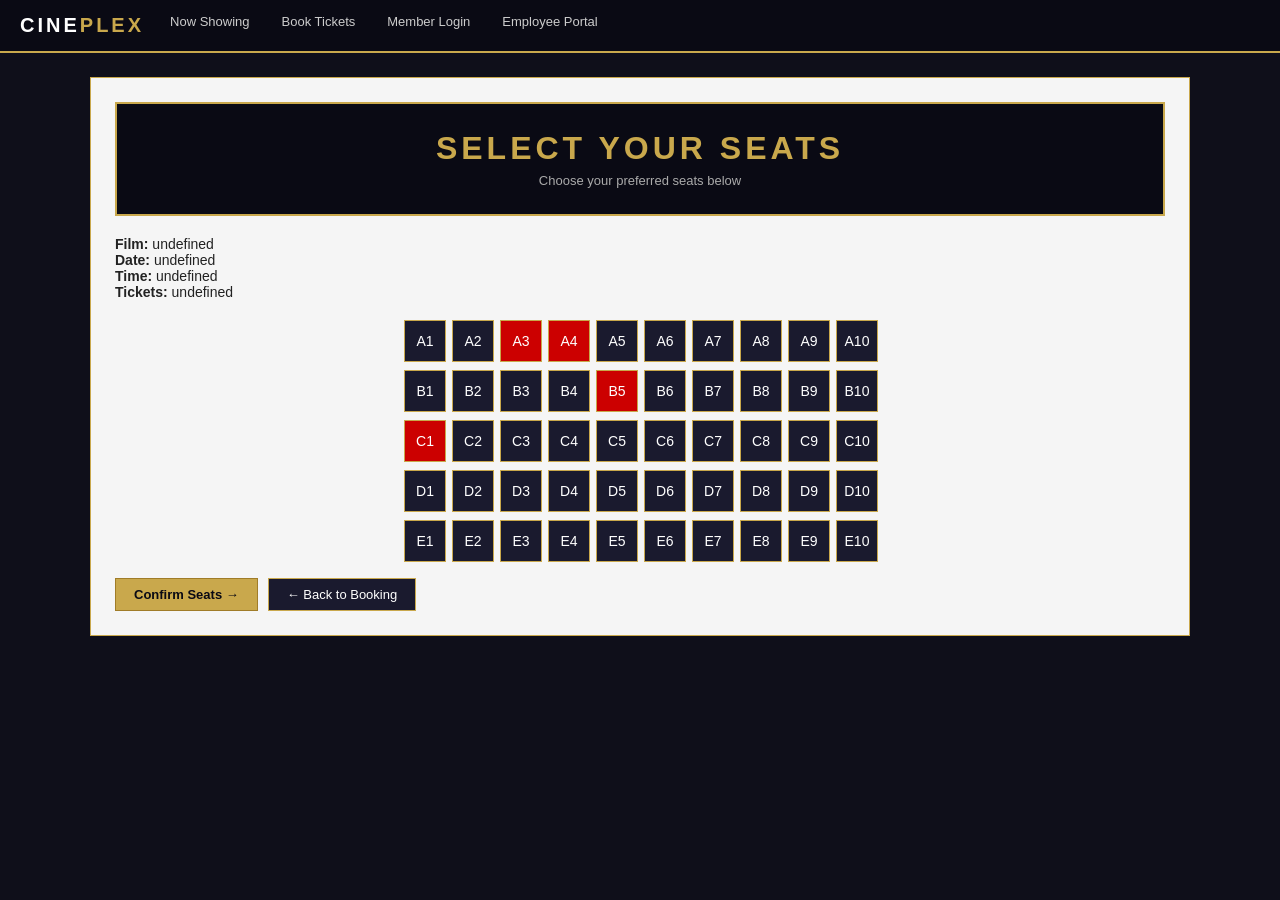
<file: seat.html>
<!DOCTYPE html>
<html>
<head>
    <meta charset="UTF-8">
    <title>Select Your Seats</title>
    <link rel="stylesheet" href="style.css">
    <style>
        .seat-grid {
            display: grid;
            grid-template-columns: repeat(10, 40px);
            gap: 8px;
            justify-content: center;
            margin-top: 20px;
        }
        .seat {
            width: 40px;
            height: 40px;
            background-color: #1a1a2e;
            border: 1px solid #c9a84c;
            color: white;
            display: flex;
            justify-content: center;
            align-items: center;
            cursor: pointer;
        }
        .seat.selected {
            background-color: #4caf50;
        }
        .seat.unavailable {
            background-color: #cc0000;
            cursor: not-allowed;
        }
    </style>
</head>
<body>

<div class="navbar">
    <div class="navbar-logo">CINE<span>PLEX</span></div>
    <a href="index.html">Now Showing</a>
    <a href="booking.html">Book Tickets</a>
    <a href="login.html">Member Login</a>
    <a href="employee.html">Employee Portal</a>
    <div class="clearfix"></div>
</div>

<div class="page-wrapper">
    <div class="page-header">
        <h1>SELECT YOUR SEATS</h1>
        <p>Choose your preferred seats below</p>
    </div>

    <div id="seatInfo"></div>

    <div class="seat-grid" id="seatGrid"></div>

    <br>
    <input type="button" class="btn-gold" value="Confirm Seats →" onclick="confirmSeats()">
    <input type="button" class="btn-dark" value="← Back to Booking" onclick="goBackToBooking()">
    </div>
<script src="script.js"></script>
</body>
</html>
</file>
<file: style.css>
/* ================================================
   CINEPLEX - Movie Ticket Booking Website
   External CSS Stylesheet - style.css
   Module: DG1IAD Portfolio 2
   ================================================ */

/* --- Body --- */
body {
    font-family: Arial, sans-serif;
    font-size: 14px;
    background-color: #0f0f1a;
    color: #222222;
    margin: 0;
    padding: 0;
}

/* --- Headings --- */
h1 {
    font-size: 28px;
    color: #c9a84c;
    margin: 0 0 8px 0;
    letter-spacing: 2px;
}

h2 {
    font-size: 18px;
    color: #1a1a2e;
    border-bottom: 2px solid #c9a84c;
    padding-bottom: 6px;
    margin-bottom: 14px;
}

h3 {
    font-size: 14px;
    color: #c9a84c;
    margin: 8px 0 4px 0;
}

/* --- Links --- */
a {
    color: #c9a84c;
    text-decoration: none;
}

a:hover {
    text-decoration: underline;
    color: #e8c96e;
}

/* ------------------------------------------------
   NAVIGATION BAR
   ------------------------------------------------ */
.navbar {
    background-color: #0a0a14;
    padding: 0 20px;
    overflow: hidden;
    border-bottom: 2px solid #c9a84c;
}

.navbar-logo {
    float: left;
    color: #ffffff;
    font-size: 20px;
    font-weight: bold;
    letter-spacing: 3px;
    padding: 14px 10px 14px 0;
}

.navbar-logo span {
    color: #c9a84c;
}

.navbar a {
    float: left;
    color: #cccccc;
    text-decoration: none;
    padding: 14px 16px;
    display: block;
    font-size: 13px;
}

.navbar a:hover {
    background-color: #c9a84c;
    color: #0a0a14;
    text-decoration: none;
}

.clearfix {
    clear: both;
}

/* ------------------------------------------------
   PAGE WRAPPER - white content area
   ------------------------------------------------ */
.page-wrapper {
    width: 90%;
    max-width: 1050px;
    margin: 24px auto;
    padding: 24px;
    background-color: #f5f5f5;
    border: 1px solid #c9a84c;
}

/* ------------------------------------------------
   HEADER BANNER
   ------------------------------------------------ */
.page-header {
    background-color: #0a0a14;
    padding: 26px 20px;
    text-align: center;
    margin-bottom: 20px;
    border: 2px solid #c9a84c;
}

.page-header h1 {
    color: #c9a84c;
    font-size: 32px;
    letter-spacing: 4px;
    margin: 0 0 6px 0;
}

.page-header p {
    color: #aaaaaa;
    margin: 0;
    font-size: 13px;
}

/* ------------------------------------------------
   MOVIE CARDS (index.html)
   ------------------------------------------------ */
.movie-container {
    overflow: hidden;
    margin-bottom: 10px;
}

.movie-card {
    float: left;
    width: 28%;
    margin: 1%;
    background-color: #1a1a2e;
    border: 1px solid #c9a84c;
    padding: 8px;
    text-align: center;
}

.movie-card img {
    width: 100%;
    height: auto;
    aspect-ratio: 2 / 3;
    object-fit: contain;
    background-color: #0a0a14;
    border: 1px solid #c9a84c;
    display: block;
}

.movie-card h3 {
    font-size: 13px;
    color: #c9a84c;
    margin: 8px 0 4px 0;
}

.movie-card p {
    font-size: 12px;
    color: #cccccc;
    margin: 3px 0;
}

.movie-card .price {
    font-size: 14px;
    font-weight: bold;
    color: #e8c96e;
    margin: 6px 0;
}

/* ------------------------------------------------
   BUTTONS
   ------------------------------------------------ */
.btn {
    padding: 8px 18px;
    font-size: 13px;
    font-family: Arial, sans-serif;
    cursor: pointer;
    border: 1px solid #999999;
    background-color: #eeeeee;
    color: #222222;
    margin-right: 6px;
}

.btn:hover {
    background-color: #dddddd;
}

.btn-gold {
    padding: 8px 18px;
    font-size: 13px;
    font-family: Arial, sans-serif;
    cursor: pointer;
    background-color: #c9a84c;
    color: #0a0a14;
    border: 1px solid #a07c28;
    font-weight: bold;
    margin-right: 6px;
}

.btn-gold:hover {
    background-color: #e8c96e;
}

.btn-dark {
    padding: 8px 18px;
    font-size: 13px;
    font-family: Arial, sans-serif;
    cursor: pointer;
    background-color: #1a1a2e;
    color: #ffffff;
    border: 1px solid #c9a84c;
    margin-right: 6px;
}

.btn-dark:hover {
    background-color: #0a0a14;
}

/* ------------------------------------------------
   FORMS
   ------------------------------------------------ */
.form-section {
    background-color: #ffffff;
    border: 1px solid #c9a84c;
    padding: 20px;
    margin-bottom: 20px;
}

.form-section h2 {
    margin-top: 0;
}

.form-group {
    margin-bottom: 14px;
}

.form-group label {
    display: block;
    font-weight: bold;
    margin-bottom: 4px;
    font-size: 13px;
    color: #1a1a2e;
}

.form-group input[type="text"],
.form-group input[type="password"],
.form-group input[type="number"],
.form-group input[type="date"],
.form-group input[type="email"],
.form-group select {
    width: 280px;
    padding: 7px 8px;
    border: 1px solid #aaaaaa;
    background-color: #ffffff;
    font-size: 13px;
    font-family: Arial, sans-serif;
}

.form-group input:focus,
.form-group select:focus {
    border-color: #c9a84c;
    outline: none;
}

/* ------------------------------------------------
   INFO / RESULT / ERROR BOXES
   ------------------------------------------------ */
.info-box {
    background-color: #fff8e1;
    border: 1px solid #c9a84c;
    padding: 12px 16px;
    margin-bottom: 16px;
    font-size: 13px;
}

.result-box {
    background-color: #f0fff0;
    border: 1px solid #4caf50;
    padding: 14px 16px;
    margin-top: 14px;
    font-size: 14px;
    line-height: 1.9;
    display: none;
}

.error-box {
    background-color: #fff0f0;
    border: 1px solid #cc0000;
    padding: 12px 16px;
    margin-top: 12px;
    font-size: 13px;
    color: #cc0000;
    display: none;
}

/* ------------------------------------------------
   TABLES
   ------------------------------------------------ */
table {
    width: 100%;
    border-collapse: collapse;
    margin-bottom: 16px;
    font-size: 13px;
}

table th {
    background-color: #1a1a2e;
    color: #c9a84c;
    padding: 9px 10px;
    text-align: left;
    border: 1px solid #c9a84c;
}

table td {
    padding: 8px 10px;
    border: 1px solid #cccccc;
    background-color: #ffffff;
}

table tr:nth-child(even) td {
    background-color: #faf6ee;
}

table tr:hover td {
    background-color: #fff8e1;
}

/* ------------------------------------------------
   SECTION DIVIDER
   ------------------------------------------------ */
.section-divider {
    border: none;
    border-top: 2px solid #c9a84c;
    margin: 20px 0;
}

/* ------------------------------------------------
   DISCOUNT BOX
   ------------------------------------------------ */
.discount-box {
    background-color: #fff8e1;
    border: 1px solid #c9a84c;
    padding: 12px;
    margin-bottom: 16px;
    font-size: 13px;
}

.discount-box p {
    margin: 4px 0;
}

/* ------------------------------------------------
   FOOTER
   ------------------------------------------------ */
.footer {
    background-color: #0a0a14;
    color: #888888;
    text-align: center;
    padding: 16px;
    font-size: 12px;
    border-top: 2px solid #c9a84c;
}

.footer p {
    margin: 4px 0;
}

.footer a {
    color: #c9a84c;
    text-decoration: none;
    padding: 0 8px;
}

.footer a:hover {
    text-decoration: underline;
}
</file>
